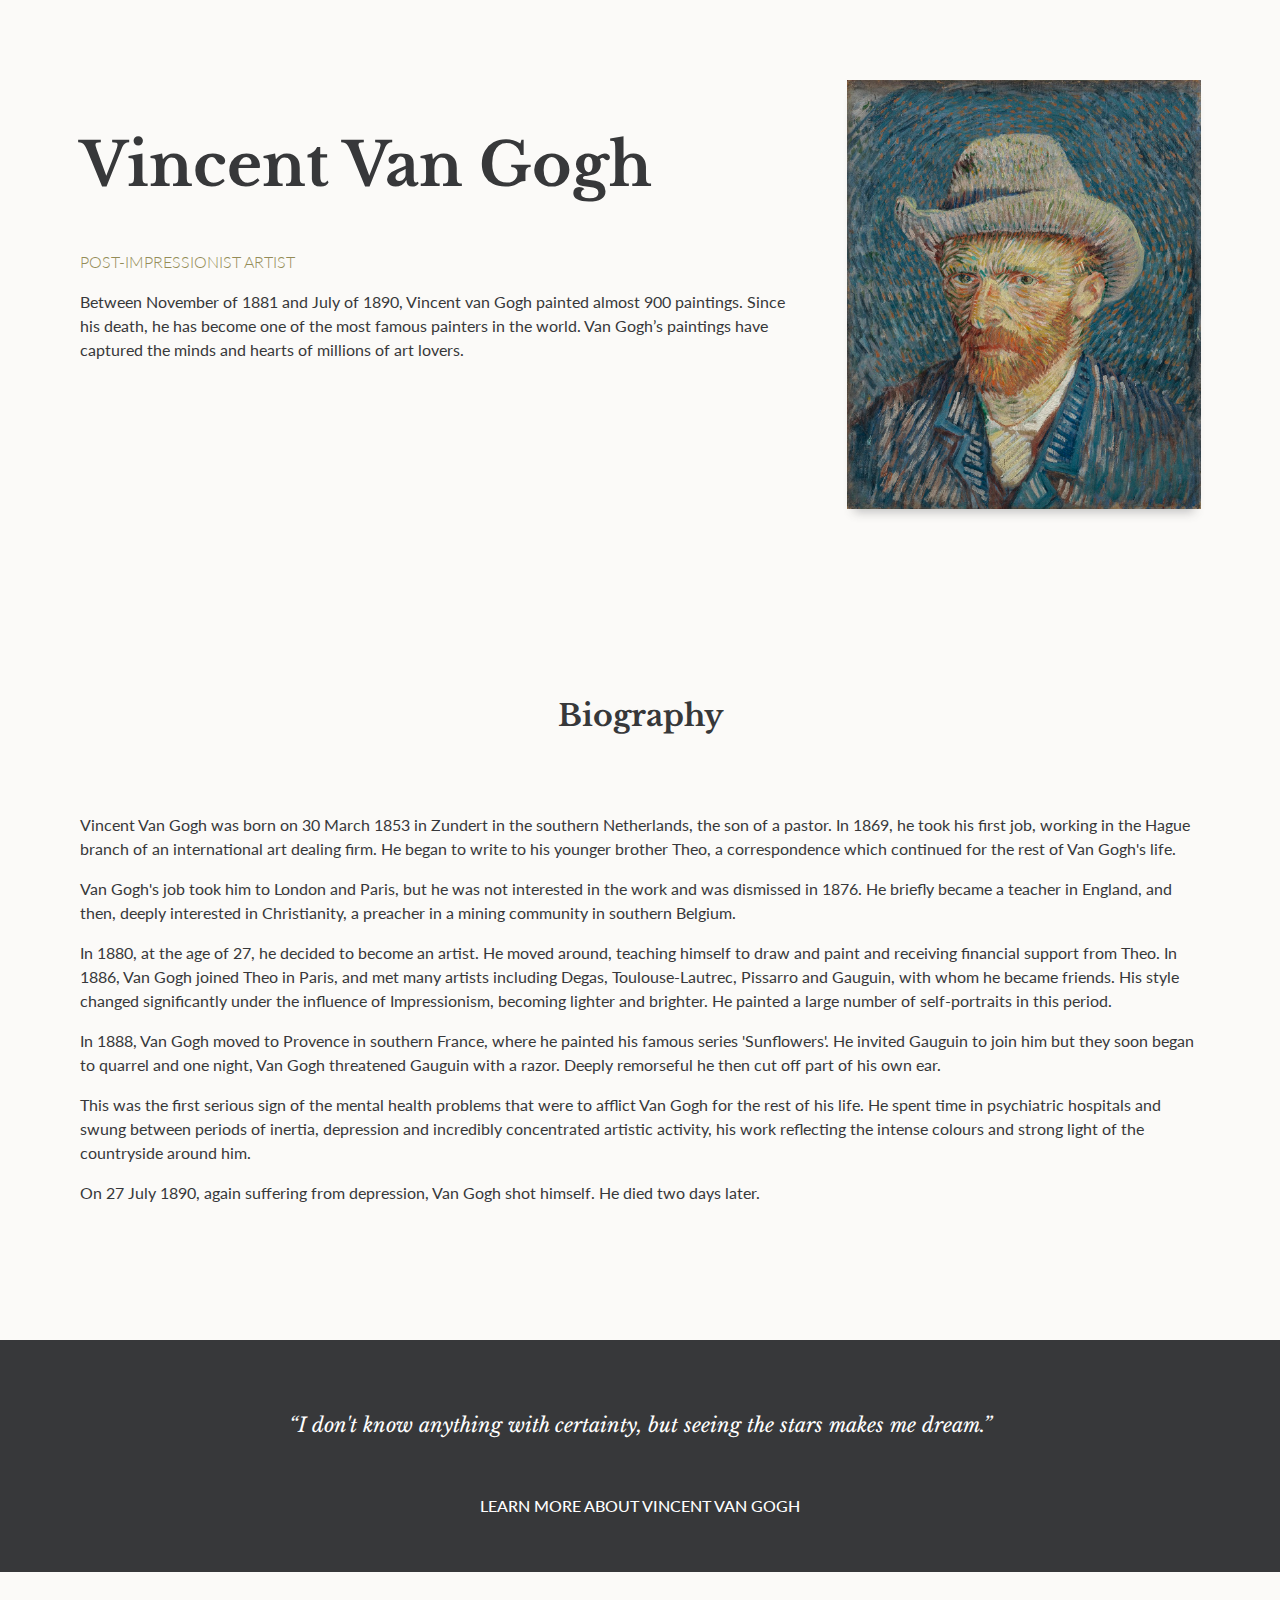
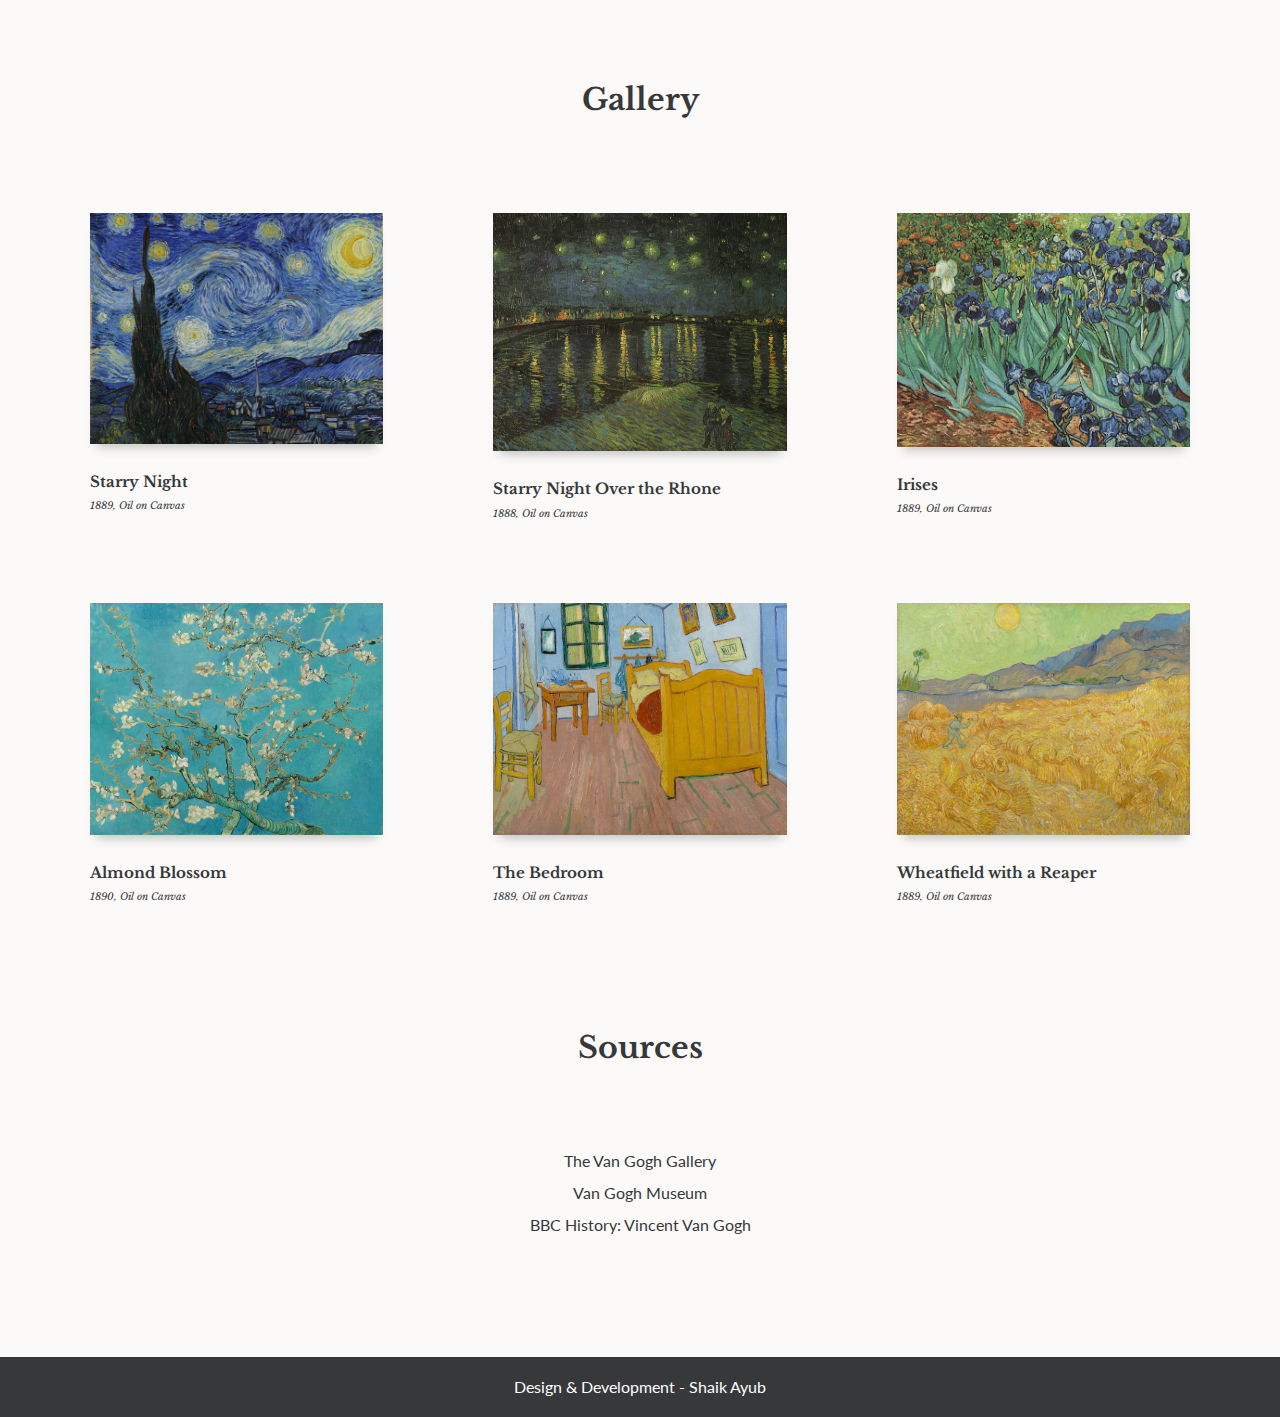
<file: Tribute-page/index.html>
<!DOCTYPE html>
<html lang="en">
   <head>
      <link rel="stylesheet" type="text/css" href="style.css">
      <link href="https://fonts.googleapis.com/css?family=Lato" rel="stylesheet" type="text/css">
      <link href="https://fonts.googleapis.com/css?family=Libre%20Baskerville" rel="stylesheet" type="text/css">
      <meta name="viewport" content="width=device-width, initial-scale=1">
      <meta name="description" content="A tribute page dedicated to Vincent Van Gogh. Created for the FreeCodeCamp's Responsive Web Design Certification.">
      <title>Tribute - Vincent Van Gogh</title>
      <link rel="icon" href="images/favicon.ico" type="image/x-icon" />
      
   </head>

   <body>
      <main id="main">
         <section class="first-row">
            <div class="container">
               <div class="column-header">
                  <h1 id="title">Vincent Van Gogh</h1>
                  <p id="subheader">Post-Impressionist Artist</p>
                  <article>
                     <p>Between November of 1881 and July of 1890, Vincent van Gogh painted almost 900 paintings. Since his death, he has become one of the most famous painters in the world. Van Gogh’s paintings have captured the minds and hearts of millions of art lovers.</p>
                  </article>
               </div>
               <div class="column-image">
                  <div id="image-div">
                     <img src="images/vangogh.jpg" alt="Portrait of Van Gogh with Grey Felt Hat, Oil painting, Winter 1887/88" width="472" height="495">
                  </div>
               </div>
            </div>
         </section>
         <section class="second-row" id="tribute-info">
            <article id="second-row-container">
               <h2>Biography</h2>
               <p>Vincent Van Gogh was born on 30 March 1853 in Zundert in the southern Netherlands, the son of a pastor. In 1869, he took his first job, working in the Hague branch of an international art dealing firm. He began to write to his younger brother Theo, a correspondence which continued for the rest of Van Gogh's life.</p>
               <p>Van Gogh's job took him to London and Paris, but he was not interested in the work and was dismissed in 1876. He briefly became a teacher in England, and then, deeply interested in Christianity, a preacher in a mining community in southern Belgium.</p>
               <p>In 1880, at the age of 27, he decided to become an artist. He moved around, teaching himself to draw and paint and receiving financial support from Theo. In 1886, Van Gogh joined Theo in Paris, and met many artists including Degas, Toulouse-Lautrec, Pissarro and Gauguin, with whom he became friends. His style changed significantly under the influence of Impressionism, becoming lighter and brighter. He painted a large number of self-portraits in this period.</p>
               <p>In 1888, Van Gogh moved to Provence in southern France, where he painted his famous series 'Sunflowers'. He invited Gauguin to join him but they soon began to quarrel and one night, Van Gogh threatened Gauguin with a razor. Deeply remorseful he then cut off part of his own ear.</p>
               <p>This was the first serious sign of the mental health problems that were to afflict Van Gogh for the rest of his life. He spent time in psychiatric hospitals and swung between periods of inertia, depression and incredibly concentrated artistic activity, his work reflecting the intense colours and strong light of the countryside around him.</p>
               <p>On 27 July 1890, again suffering from depression, Van Gogh shot himself. He died two days later.</p>
            </article>
         </section>
         <section class="third-row">
            <blockquote cite="https://vangoghmuseum.nl/en/highlights/quotes">
               <p id="quote"> “I don't know anything with certainty, but seeing the stars makes me dream.” </p>
            </blockquote>
            <a href="https://www.vincentvangogh.org/" target="_blank" id="tribute-link"><u id="tribute-link-dash"> Learn more about Vincent Van Gogh</u></a>
         </section>
         <!-- Gallery -->
         <section class="fourth-row">
            <h2>Gallery</h2>
            <div class="gallery-grid">
               <figure class="img-container" id="img-div">
                  <img class="project-image" id="image" src="images/starry-night.jpg" alt="Starry Night" />
                  <figcaption class="caption" id="img-caption">
                     <p class="name-caption">Starry Night</p>
                     <p class="date-caption">1889, Oil on Canvas</p>
                  </figcaption>
               </figure>
               <figure class="img-container">
                  <img class="project-image" src="images/starry-night-over-the-Rhone.jpg" alt="Starry Night Over the Rhone" />
                  <figcaption class="caption">
                     <p class="name-caption">Starry Night Over the Rhone</p>
                     <p class="date-caption">1888, Oil on Canvas</p>
                  </figcaption>
               </figure>
               <figure class="img-container">
                  <img class="project-image" src="images/irises.jpg" alt="Irises" />
                  <figcaption class="caption">
                     <p class="name-caption">Irises</p>
                     <p class="date-caption">1889, Oil on Canvas</p>
                  </figcaption>
               </figure>
               <figure class="img-container">
                  <img class="project-image" src="images/Almond_Blossom.jpg" alt="Almond blossom" />
                  <figcaption class="caption">
                     <p class="name-caption">Almond Blossom</p>
                     <p class="date-caption">1890, Oil on Canvas</p>
                  </figcaption>
               </figure>
               <figure class="img-container">
                  <img class="project-image" src="images/the_bedroom.jpg" alt="The Bedroom" />
                  <figcaption class="caption">
                     <p class="name-caption">The Bedroom</p>
                     <p class="date-caption">1889, Oil on Canvas</p>
                  </figcaption>
               </figure>
               <figure class="img-container">
                  <img class="project-image" src="images/Wheatfield_with_a_Reaper.jpg" alt="Wheatfield with a Reaper" />
                  <figcaption class="caption">
                     <p class="name-caption">Wheatfield with a Reaper</p>
                     <p class="date-caption">1889, Oil on Canvas</p>
                  </figcaption>
               </figure>
            </div>
         </section>
         <section class="fifth-row">
            <!-- Sources -->
            <h2>Sources</h2>
            <ul>
               <li>
                  <a href="https://www.vangoghgallery.com/painting/" target="_blank">The Van Gogh Gallery</a>
               </li>
               <li>
                  <a href="https://vangoghmuseum.nl/en/vincent-van-gogh-life-and-work" target="_blank">Van Gogh Museum</a>
               </li>
               <li>
                  <a href="http://www.bbc.co.uk/history/historic_figures/van_gogh_vincent.shtml" target="_blank">BBC History: Vincent Van Gogh</a>
               </li>
            </ul>
         </section>
         <section class="footer">
            <p> Design & Development - Shaik Ayub </p>
         </section>
      </main>
   </body>
</html>
</file>
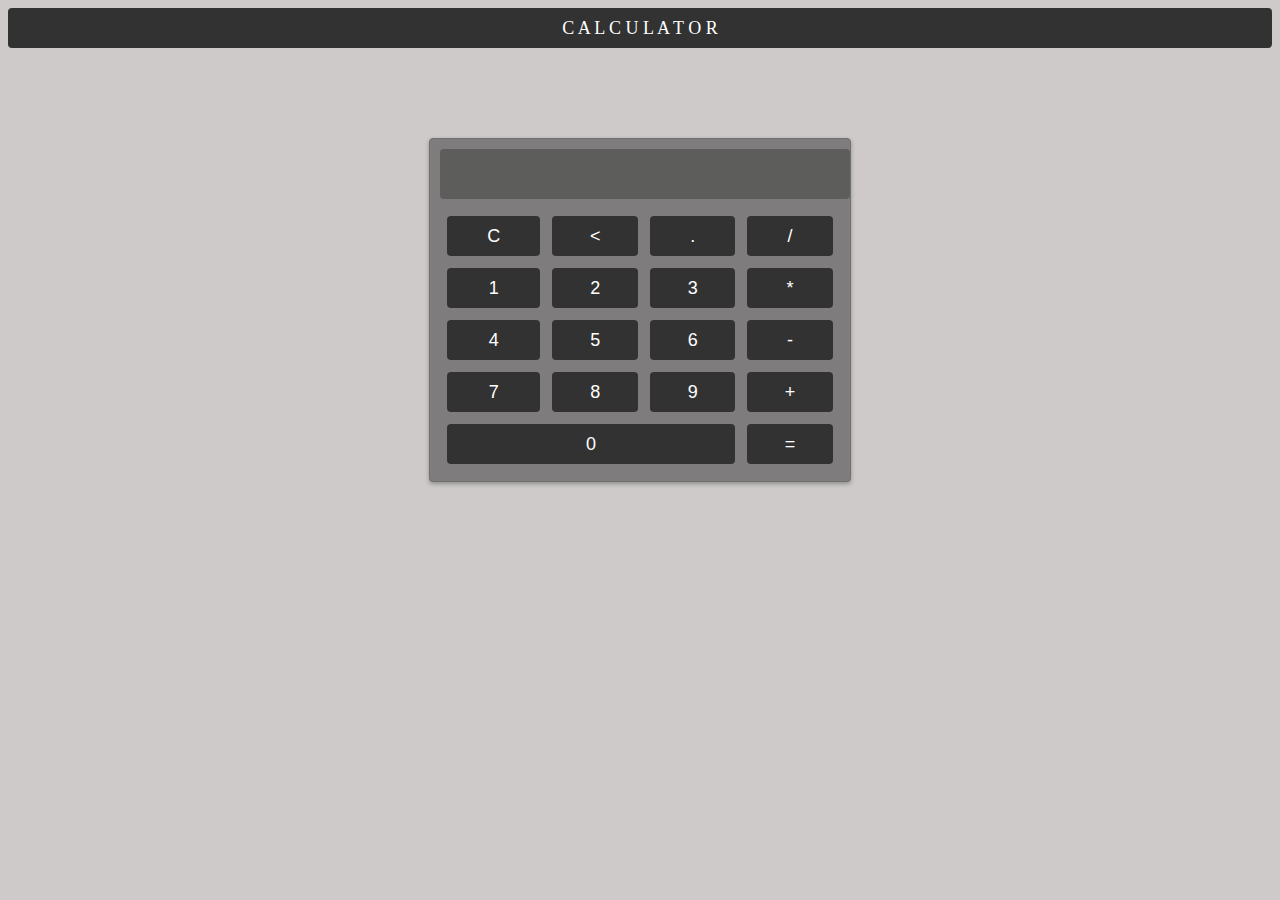
<file: Calculator/calculator.html>
<!DOCTYPE html>
<html>
<head>
    <title>Calculator</title>
    <link rel="stylesheet" type="text/css" href="style.css">
    <link rel="icon" href="images/favicon.ico" type="image/x-icon" />
    
</head>
<body>
    <button style="font-family: Georgia, 'Times New Roman', Times, serif;">C A L C U L A T O R</button><br><br><br><br><br><br>
    <div class="calculator">
        <input type="text" id="result" readonly>
        
        <table>
            <tr>
                <td><button onclick="clearResult()">C</button></td>
                <td><button onclick="deleteLastCharacter()"><</button></td>
                <td><button onclick="appendToResult('.')">.</button></td>
                <td colspan="2"><button onclick="appendToResult('/')">/</button></td>
                
            </tr>
            <tr>
                <td><button onclick="appendToResult('1')">1</button></td>
                <td><button onclick="appendToResult('2')">2</button></td>
                <td><button onclick="appendToResult('3')">3</button></td>
            
                <td colspan="2"><button onclick="appendToResult('*')">*</button></td>
                
            </tr>
            <tr>
                <td><button onclick="appendToResult('4')">4</button></td>
                <td><button onclick="appendToResult('5')">5</button></td>
                <td><button onclick="appendToResult('6')">6</button></td>
                <td colspan="2"><button onclick="appendToResult('-')">-</button></td>
                
                
            </tr>
            <tr>
                <td><button onclick="appendToResult('7')">7</button></td>
                <td><button onclick="appendToResult('8')">8</button></td>
                <td><button onclick="appendToResult('9')">9</button></td>
                <td><button onclick="appendToResult('+')">+</button></td>
            </tr>
            <tr>
                <td colspan="3"><button onclick="appendToResult('0')">0</button></td> 
               
            
            
                <td colspan="2"><button onclick="calculateResult()">=</button></td>
            </tr>
        </table>
    </div>

    <script src="script.js"></script>
</body>
</html>
</file>
<file: Tribute-page/style.css>
html {
  font-size: 10px;
}

body {
  font-family: 'Lato', "Segoe UI", "Helvetica Neue", Arial, sans-serif;
  font-size: 1.6rem;
  line-height: 1.5;
  margin: 0;
  background-color: #fbfaf8;
  color: #37383a;
}

@media (min-width: 1400px) {
  body {
    font-size: 2.5rem;
    line-height: 1.8;
  }
}

h1 {
  font-size: 6rem;
  font-family: "Libre Baskerville", serif;
  font-weight: bold;
}

#subheader {
  font-weight: 300;
  color: #948C57;
  text-transform: uppercase;
}

@media (max-width: 400px) {
  h1 {
    font-size: 4rem;
  }
}

@media (min-width: 1400px) {
  h1 {
    font-size: 7rem;
  }
}

h2 {
  font-size: 3rem;
  font-family: "Libre Baskerville", serif;
  text-align: center;
  padding-bottom: 5rem;
}

@media (min-width: 1400px) {
  h2 {
    font-size: 4rem;
  }
}

blockquote {
  font-size: 2rem;
  font-style: italic;
  font-family: "Libre Baskerville", serif;
  text-align: center;
  margin-bottom: 5rem;
}

@media (min-width: 1400px) {
  blockquote {
    font-size: 3rem;
  }
}

ul {
  list-style: none;
  padding-left: 0;
  line-height: 2;
}

a {
  text-decoration: none;
  color: #37383a
}

a:hover {
  text-decoration: underline;
  color: #37383a
}

a:visited {
  color: #948C57;
}

#tribute-link {
  font-weight: 500;
  color: #fefefe;
  text-transform: uppercase;
  line-height: 2;
}

#tribute-link:visited {
  color: #fefefe;
}

#tribute-link:hover {
  text-decoration: none;
}

#tribute-link-dash {
  text-decoration: none;
}

#tribute-link:hover #tribute-link-dash {
  animation-name: tribute-link-dash-move;
  animation-duration: 0.5s;
  animation-timing-function: ease-out;
  animation-fill-mode: forwards;
}

@keyframes tribute-link-dash-move {
    0% {
      border-bottom: 0.4rem solid rgba(254, 254, 254, 0);
      padding-bottom: 0.6rem;
    }
    100% {
      border-bottom: 0.4rem solid rgba(254, 254, 254, 1);
      padding-bottom: 0.6rem;
    }
}

/* Images */

img {
  max-width: 100%;
  height: auto;
  display: block;
  box-shadow: 0 1rem 1rem -0.7rem rgba(55, 56, 58, 0.3);
}

/* Gallery */

.gallery-grid {
  display: grid;
  grid-template-columns: repeat(auto-fit, minmax(350px, 1fr));
  grid-gap: 3rem;
  margin: 0 auto;
}

@media (max-width: 400px) {
  .gallery-grid {
    grid-template-columns: 1fr;
  }
}

.img-container {
  position: relative;
}

.caption{
  padding-top: 1.2rem;
  font-family: "Libre Baskerville", serif;
}

.date-caption {
  font-size: 1rem;
  font-style: italic;
  position: relative;
  top: -1rem;
}

.name-caption {
  font-size: 1.5rem;
  font-weight: bold;
}

@media (min-width: 1400px) {
  .date-caption {
    font-size: 1.5rem;
  }
  
  .name-caption {
    font-size: 2rem;
  }
}

/* First row columns */

.column-header {
  float: left;
  width: 65%;
  padding: 2.5%;
  box-sizing: border-box;
}

.column-image {
  float: left;
  padding: 2.5%;
  width: 35%;
  box-sizing: border-box;
}

.container::after {
  content: "";
  display: table;
  clear: both;
}

@media screen and (max-width: 1000px) {
  .column-header,
  .column-image {
    width: 100%;
    float: none;
  }
  #image-div img {
    margin: auto;
  }
}

/* Sections */

.first-row {
  padding: 5rem 5rem 10rem 5rem;
  top: 0;
}

.second-row {
  color: #37383a;
  padding: 0 5rem 4rem 5rem;
  margin-bottom: 5rem;
}

.third-row {
  background-color: #37383a;
  color: #fefefe;
  padding: 5rem;
  text-align: center;
}

.fourth-row {
  padding: 4rem 5rem 2rem 5rem;
  margin-top: 4rem;
}

.fifth-row {
  padding: 4rem;
  text-align: center;
  margin-bottom: 6rem;
}

.footer {
  background-color: #37383a;
  color: #fefefe;
  padding: 0.2rem;
  text-align: center;
}

#second-row-container {
  margin: auto;
  padding: 2.5%;
}
</file>
<file: Calculator/style.css>
body {
    font-family: 'Courier New', Courier, monospace;
    background-color: #cecaca;
    color: #ffffff;
    text-align: center;
    
}

.calculator {
    width: 80%;
    max-width: 300px;
    margin: 0 auto;
    background-color: #7e7c7c;
    border: 1px solid #707070;
    border-radius: 4px;
    padding: 10px;
    box-shadow: 0px 2px 4px rgba(0, 0, 0, 0.3);
    animation: pulse 1s infinite;
}

@keyframes pulse {
    0% {
        transform: scale(1);
    }
    50% {
        transform: scale(1.02);
    }
    100% {
        transform: scale(1);
    }
}

input[type="text"] {
    width: 100%;
    height: 40px;
    margin-bottom: 10px;
    font-size: 20px;
    text-align: right;
    padding: 5px;
    background-color: #3435326e;
    color: #fffefe;
    border: none;
    border-radius: 4px;
    outline: none;
}

table {
    width: 100%;
}

td {
    padding: 5px;
}

button {
    width: 100%;
    height: 40px;
    font-size: 18px;
    border: none;
    background-color: #323232;
    color: #ffffff;
    cursor: pointer;
    border-radius: 4px;
    transition: background-color 0.3s;
}

button:hover {
    background-color: gray;
}

button:active {
    background-color: #1a1a1a;
}

@media only screen and (min-width: 768px) {
    .calculator {
        max-width: 400px;
    }
}
</file>
